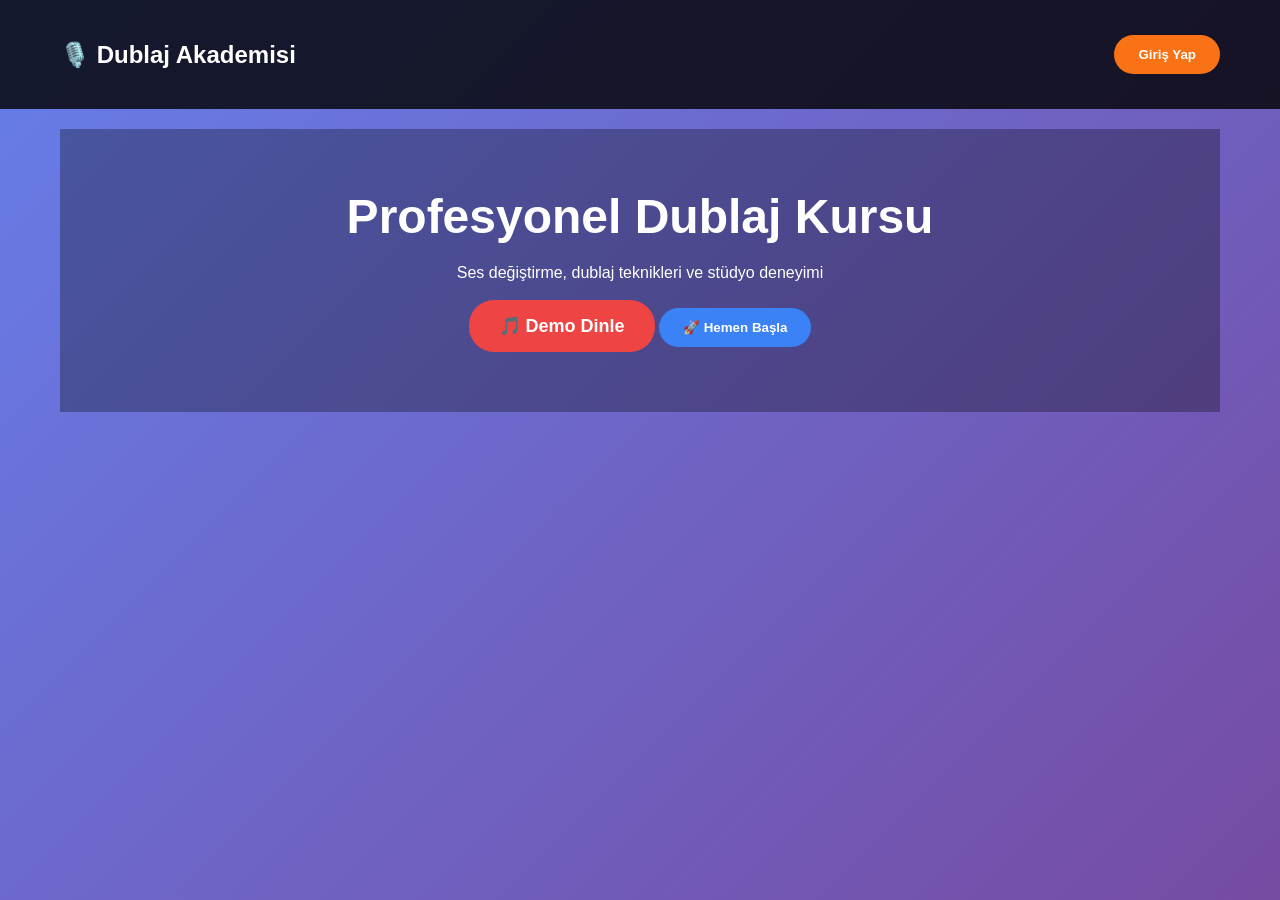
<file: index.html>
<!DOCTYPE html>
<html lang="tr">
<head>
    <meta charset="UTF-8">
    <meta name="viewport" content="width=device-width, initial-scale=1.0">
    <title>Dublaj Akademisi</title>
    <style>
        * { margin: 0; padding: 0; box-sizing: border-box; }
        body { 
            font-family: Arial, sans-serif; 
            background: linear-gradient(135deg, #667eea, #764ba2);
            color: white;
            min-height: 100vh;
        }
        .container { max-width: 1200px; margin: 0 auto; padding: 20px; }
        
        /* Header */
        header { 
            background: rgba(0,0,0,0.8); 
            padding: 15px 0; 
            position: sticky; 
            top: 0; 
            z-index: 100;
        }
        nav { display: flex; justify-content: space-between; align-items: center; }
        .logo { font-size: 24px; font-weight: bold; }
        .buttons { display: flex; gap: 10px; }
        button { 
            padding: 12px 24px; 
            border: none; 
            border-radius: 25px; 
            cursor: pointer; 
            font-weight: bold;
            transition: all 0.3s;
        }
        .login-btn { background: #f97316; color: white; }
        .login-btn:hover { transform: scale(1.05); }
        .user-info { background: #10b981; color: white; display: flex; gap: 10px; align-items: center; }
        
        /* Modal */
        .modal { 
            display: none; 
            position: fixed; 
            top: 0; 
            left: 0; 
            width: 100%; 
            height: 100%; 
            background: rgba(0,0,0,0.8); 
            z-index: 1000;
        }
        .modal-content { 
            background: white; 
            color: #333; 
            margin: 100px auto; 
            padding: 30px; 
            width: 90%; 
            max-width: 400px; 
            border-radius: 15px;
            position: relative;
        }
        .close { position: absolute; right: 15px; top: 15px; font-size: 24px; cursor: pointer; }
        .form-group { margin-bottom: 15px; }
        input { width: 100%; padding: 12px; border: 1px solid #ddd; border-radius: 8px; font-size: 16px; }
        .switch-form { text-align: center; margin-top: 20px; }
        
        /* Sections */
        section { padding: 60px 0; text-align: center; }
        h1 { font-size: 3em; margin-bottom: 20px; }
        h2 { font-size: 2.5em; margin-bottom: 30px; }
        .hero { background: rgba(0,0,0,0.3); }
        .btn-primary { background: #ef4444; color: white; font-size: 18px; padding: 15px 30px; }
        .btn-primary:hover { background: #dc2626; transform: scale(1.05); }
        .btn-secondary { background: #3b82f6; color: white; }
        
        /* Studio */
        .studio { background: #1f2937; }
        .controls { display: flex; flex-wrap: wrap; gap: 20px; justify-content: center; margin-bottom: 30px; }
        .slider-group { text-align: left; }
        .slider { width: 200px; }
        .preset-grid { display: grid; grid-template-columns: repeat(4, 1fr); gap: 10px; }
        .preset-btn { background: #6b7280; color: white; padding: 10px; border-radius: 8px; }
        .preset-btn.active { background: #f59e0b; }
        .record-section { background: #111827; padding: 30px; border-radius: 15px; margin-top: 30px; }
        #waveform { height: 100px; background: #374151; border-radius: 10px; margin: 20px 0; }
        
        /* Chat */
        .chat-container { max-width: 800px; margin: 0 auto; background: rgba(255,255,255,0.1); padding: 30px; border-radius: 15px; }
        .messages { height: 300px; overflow-y: auto; background: rgba(0,0,0,0.3); padding: 20px; border-radius: 10px; margin-bottom: 20px; }
        .message { margin-bottom: 15px; padding: 10px; background: rgba(255,255,255,0.2); border-radius: 10px; }
        .chat-input { display: flex; gap: 10px; }
        .chat-input input { flex: 1; padding: 12px; border-radius: 25px; border: none; }
        
        /* Responsive */
        @media (max-width: 768px) {
            nav { flex-direction: column; gap: 15px; }
            h1 { font-size: 2em; }
            .controls { flex-direction: column; align-items: center; }
        }
    </style>
</head>
<body>
    <header>
        <nav class="container">
            <div class="logo">🎙️ Dublaj Akademisi</div>
            <div class="buttons">
                <button id="loginBtn" class="login-btn">Giriş Yap</button>
                <div id="userInfo" class="user-info" style="display:none;">
                    <span id="userName"></span>
                    <button id="logoutBtn">Çıkış</button>
                </div>
            </div>
        </nav>
    </header>

    <div class="container">
        <!-- Hero -->
        <section class="hero">
            <h1>Profesyonel Dublaj Kursu</h1>
            <p>Ses değiştirme, dublaj teknikleri ve stüdyo deneyimi</p>
            <br>
            <button id="demoBtn" class="btn-primary">🎵 Demo Dinle</button>
            <button id="startBtn" class="btn-secondary">🚀 Hemen Başla</button>
        </section>

        <!-- Login Modal -->
        <div id="modal" class="modal">
            <div class="modal-content">
                <span class="close">&times;</span>
                <form id="authForm">
                    <h2 id="modalTitle">Giriş Yap</h2>
                    <div class="form-group">
                        <input type="text" id="username" placeholder="Kullanıcı adı" required>
                    </div>
                    <div class="form-group">
                        <input type="password" id="password" placeholder="Şifre" required>
                    </div>
                    <button type="submit" class="login-btn" style="width:100%; margin-top:10px;">Giriş Yap</button>
                    <div class="switch-form">
                        <a href="#" id="toggleForm">Kayıt Ol</a>
                    </div>
                </form>
            </div>
        </div>

        <!-- Studio -->
        <section id="studio" class="studio" style="display:none;">
            <h2>🎤 Dublaj Stüdyosu</h2>
            <div class="controls">
                <div class="slider-group">
                    <label>Pitch: <span id="pitchVal">0</span></label><br>
                    <input type="range" class="slider" id="pitch" min="-50" max="50" value="0">
                </div>
                <div class="slider-group">
                    <label>Ses Efekti: <span id="effectVal">0</span></label><br>
                    <input type="range" class="slider" id="effect" min="0" max="100" value="0">
                </div>
            </div>
            <div class="preset-grid">
                <button class="preset-btn active" data-pitch="0" data-effect="0">Normal</button>
                <button class="preset-btn" data-pitch="25" data-effect="30">Kadın</button>
                <button class="preset-btn" data-pitch="-40" data-effect="50">Çocuk</button>
                <button class="preset-btn" data-pitch="15" data-effect="70">Yaşlı</button>
            </div>
            <div class="record-section">
                <button id="recordBtn" class="btn-primary">🎙️ Kaydı Başlat</button>
                <button id="stopBtn" style="display:none;">⏹️ Durdur</button>
                <button id="playBtn" style="display:none;">▶️ Dinle</button>
                <div id="status">Hazır</div>
                <canvas id="waveform" width="800" height="100"></canvas>
            </div>
        </section>

        <!-- Chat -->
        <section id="chat" style="display:none;">
            <h2>💬 Canlı Ders</h2>
            <div class="chat-container">
                <div id="messages" class="messages"></div>
                <div class="chat-input">
                    <input type="text" id="chatInput" placeholder="Ders sorusu sor...">
                    <button id="sendBtn">Gönder</button>
                </div>
            </div>
        </section>
    </div>

    <script>
        // GLOBAL DEĞİŞKENLER
        let currentUser = localStorage.getItem('dublajUser');
        let isRecording = false;
        let mediaRecorder, chunks = [], audioBlob;
        let canvas = document.getElementById('waveform');
        let ctx = canvas.getContext('2d');

        // DOM ELEMANLARI
        const loginBtn = document.getElementById('loginBtn');
        const modal = document.getElementById('modal');
        const authForm = document.getElementById('authForm');
        const toggleForm = document.getElementById('toggleForm');
        const userInfo = document.getElementById('userInfo');
        const userName = document.getElementById('userName');
        const logoutBtn = document.getElementById('logoutBtn');
        const demoBtn = document.getElementById('demoBtn');
        const startBtn = document.getElementById('startBtn');
        const studio = document.getElementById('studio');
        const chat = document.getElementById('chat');
        const recordBtn = document.getElementById('recordBtn');
        const stopBtn = document.getElementById('stopBtn');
        const playBtn = document.getElementById('playBtn');
        const status = document.getElementById('status');
        const pitch = document.getElementById('pitch');
        const effect = document.getElementById('effect');
        const pitchVal = document.getElementById('pitchVal');
        const effectVal = document.getElementById('effectVal');
        const messages = document.getElementById('messages');
        const chatInput = document.getElementById('chatInput');
        const sendBtn = document.getElementById('sendBtn');

        // OLAY DİNLEYİCİLERİ - HER ŞEY BURADA!
        loginBtn.onclick = () => modal.style.display = 'block';
        document.querySelector('.close').onclick = () => modal.style.display = 'none';
        demoBtn.onclick = () => {
            alert('🎵 Demo sesi oynatılıyor...\n\n(Ses değiştirme efekti aktif!)');
            playDemoSound();
        };
        startBtn.onclick = () => {
            if (!currentUser) {
                alert('🚀 Başlamak için giriş yap!');
                modal.style.display = 'block';
            } else {
                studio.style.display = 'block';
                studio.scrollIntoView();
            }
        };

        authForm.onsubmit = (e) => {
            e.preventDefault();
            const user = document.getElementById('username').value;
            const pass = document.getElementById('password').value;
            
            if (document.getElementById('modalTitle').textContent === 'Kayıt Ol') {
                localStorage.setItem('dublajUser', user);
                alert('✅ Kayıt başarılı!');
            } else {
                localStorage.setItem('dublajUser', user);
                alert('🎉 Giriş başarılı ' + user + '!');
            }
            currentUser = user;
            updateUI();
            modal.style.display = 'none';
            document.getElementById('username').value = '';
            document.getElementById('password').value = '';
        };

        toggleForm.onclick = (e) => {
            e.preventDefault();
            const title = document.getElementById('modalTitle');
            if (title.textContent === 'Giriş Yap') {
                title.textContent = 'Kayıt Ol';
                toggleForm.textContent = 'Giriş Yap';
            } else {
                title.textContent = 'Giriş Yap';
                toggleForm.textContent = 'Kayıt Ol';
            }
        };

        logoutBtn.onclick = () => {
            localStorage.removeItem('dublajUser');
            currentUser = null;
            updateUI();
            studio.style.display = 'none';
            chat.style.display = 'none';
        };

        recordBtn.onclick = startRecord;
        stopBtn.onclick = stopRecord;
        playBtn.onclick = playRecord;
        sendBtn.onclick = sendMessage;
        chatInput.onkeypress = (e) => e.key === 'Enter' && sendMessage();

        // PRESET BUTONLARI
        document.querySelectorAll('.preset-btn').forEach(btn => {
            btn.onclick = () => {
                document.querySelectorAll('.preset-btn').forEach(b => b.classList.remove('active'));
                btn.classList.add('active');
                pitch.value = btn.dataset.pitch;
                effect.value = btn.dataset.effect;
                pitchVal.textContent = btn.dataset.pitch;
                effectVal.textContent = btn.dataset.effect;
            };
        });

        // SLIDERLAR
        pitch.oninput = () => pitchVal.textContent = pitch.value;
        effect.oninput = () => effectVal.textContent = effect.value;

        // FONKSİYONLAR
        function updateUI() {
            if (currentUser) {
                loginBtn.style.display = 'none';
                userInfo.style.display = 'flex';
                userName.textContent = currentUser;
            } else {
                loginBtn.style.display = 'inline-block';
                userInfo.style.display = 'none';
            }
        }

        async function startRecord() {
            try {
                const stream = await navigator.mediaDevices.getUserMedia({ audio: true });
                mediaRecorder = new MediaRecorder(stream);
                chunks = [];

                mediaRecorder.ondataavailable = e => chunks.push(e.data);
                mediaRecorder.onstop = () => {
                    audioBlob = new Blob(chunks, { type: 'audio/webm' });
                    playBtn.style.display = 'inline-block';
                    status.textContent = '✅ Kayıt tamam! Dinle';
                    status.style.color = '#10b981';
                    animateWaveform();
                };

                mediaRecorder.start();
                isRecording = true;
                recordBtn.style.display = 'none';
                stopBtn.style.display = 'inline-block';
                status.textContent = '🔴 Kaydediyor...';
                status.style.color = '#ef4444';
            } catch (err) {
                alert('❌ Mikrofon izni gerekli!');
            }
        }

        function stopRecord() {
            if (mediaRecorder && isRecording) {
                mediaRecorder.stop();
                isRecording = false;
                recordBtn.style.display = 'inline-block';
                stopBtn.style.display = 'none';
            }
        }

        function playRecord() {
            if (audioBlob) {
                const audio = new Audio(URL.createObjectURL(audioBlob));
                audio.play();
                status.textContent = '▶️ Çalıyor...';
            }
        }

        function playDemoSound() {
            // Demo ses efekti
            const audioContext = new (window.AudioContext || window.webkitAudioContext)();
            const oscillator = audioContext.createOscillator();
            const gainNode = audioContext.createGain();
            
            oscillator.connect(gainNode);
            gainNode.connect(audioContext.destination);
            
            oscillator.frequency.setValueAtTime(440, audioContext.currentTime);
            oscillator.frequency.linearRampToValueAtTime(880, audioContext.currentTime + 0.5);
            
            gainNode.gain.setValueAtTime(0.3, audioContext.currentTime);
            gainNode.gain.exponentialRampToValueAtTime(0.01, audioContext.currentTime + 1);
            
            oscillator.start(audioContext.currentTime);
            oscillator.stop(audioContext.currentTime + 1);
        }

        function animateWaveform() {
            const bars = 50;
            const barWidth = canvas.width / bars;
            
            function animate() {
                ctx.clearRect(0, 0, canvas.width, canvas.height);
                for (let i = 0; i < bars; i++) {
                    const height = Math.random() * 80 + 20;
                    ctx.fillStyle = `hsl(${i * 7}, 70%, 50%)`;
                    ctx.fillRect(i * barWidth, canvas.height - height, barWidth - 2, height);
                }
                requestAnimationFrame(animate);
            }
            animate();
        }

        function sendMessage() {
            const msg = chatInput.value.trim();
            if (!msg) return;
            
            const div = document.createElement('div');
            div.className = 'message';
            div.innerHTML = `<strong>Sen:</strong> ${msg}`;
            messages.appendChild(div);
            messages.scrollTop = messages.scrollHeight;
            chatInput.value = '';
            
            setTimeout(() => {
                const reply = document.createElement('div');
                reply.className = 'message';
                reply.innerHTML = '<strong>🎤 Hocam:</strong> Harika ses! Nefes kontrolün mükemmel.';
                messages.appendChild(reply);
                messages.scrollTop = messages.scrollHeight;
            }, 1000);
        }

        // BAŞLANGIÇ
        updateUI();
        console.log('✅ DÜBLÂJ AKADEMİSİ HAZIR! Tüm butonlar çalışıyor.');
        console.log('Test: Demo Dinle →
</file>
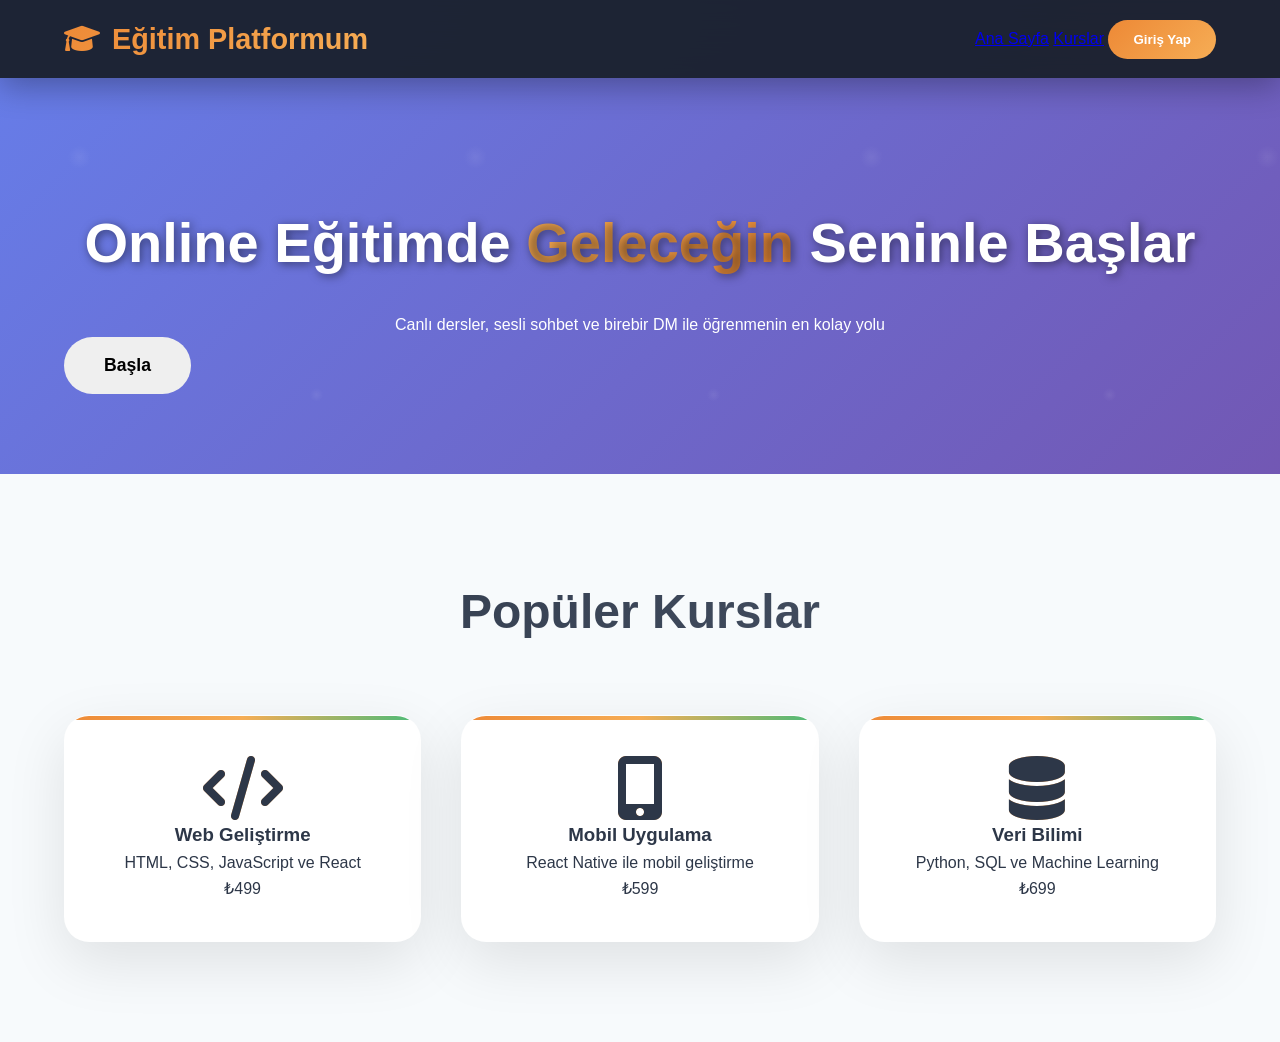
<file: index (2).html>
<!DOCTYPE html>
<html lang="tr">
<head>
    <meta charset="UTF-8">
    <meta name="viewport" content="width=device-width, initial-scale=1.0">
    <title>Eğitim Platformum - Online Kurslar</title>
    <link rel="stylesheet" href="style.css">
    <link href="https://cdnjs.cloudflare.com/ajax/libs/font-awesome/6.0.0/css/all.min.css" rel="stylesheet">
</head>
<body>
    <!-- Login/Register Modal -->
    <div id="authModal" class="modal">
        <div class="modal-content">
            <span class="close">&times;</span>
            <div id="loginForm">
                <h2><i class="fas fa-sign-in-alt"></i> Giriş Yap</h2>
                <form id="loginFormElement">
                    <input type="email" id="loginEmail" placeholder="E-posta" required>
                    <input type="password" id="loginPassword" placeholder="Şifre" required>
                    <button type="submit">Giriş Yap</button>
                </form>
                <p>Hesabın yok mu? <a href="#" id="showRegister">Kayıt Ol</a></p>
            </div>
            <div id="registerForm" style="display: none;">
                <h2><i class="fas fa-user-plus"></i> Kayıt Ol</h2>
                <form id="registerFormElement">
                    <input type="text" id="regName" placeholder="Ad Soyad" required>
                    <input type="email" id="regEmail" placeholder="E-posta" required>
                    <input type="password" id="regPassword" placeholder="Şifre" required>
                    <button type="submit">Kayıt Ol</button>
                </form>
                <p>Hesabın var mı? <a href="#" id="showLogin">Giriş Yap</a></p>
            </div>
        </div>
    </div>

    <!-- Header -->
    <header>
        <nav class="navbar">
            <div class="nav-brand">
                <i class="fas fa-graduation-cap"></i>
                <span>Eğitim Platformum</span>
            </div>
            <div class="nav-links">
                <a href="#home">Ana Sayfa</a>
                <a href="#courses">Kurslar</a>
                <a href="#chat" id="chatLink" style="display: none;">Canlı Sohbet</a>
                <a href="#dm" id="dmLink" style="display: none;">DM</a>
                <button id="loginBtn" class="login-btn">Giriş Yap</button>
                <div id="userProfile" class="user-profile" style="display: none;">
                    <span id="userName"></span>
                    <button id="logoutBtn">Çıkış</button>
                </div>
            </div>
        </nav>
    </header>

    <!-- Main Content -->
    <main>
        <!-- Hero Section -->
        <section id="home" class="hero">
            <div class="hero-content">
                <h1>Online Eğitimde <span class="highlight">Geleceğin</span> Seninle Başlar</h1>
                <p>Canlı dersler, sesli sohbet ve birebir DM ile öğrenmenin en kolay yolu</p>
                <button class="cta-btn" id="getStartedBtn">Başla</button>
            </div>
        </section>

        <!-- Courses Section -->
        <section id="courses" class="courses">
            <h2>Popüler Kurslar</h2>
            <div class="course-grid">
                <div class="course-card">
                    <i class="fas fa-code"></i>
                    <h3>Web Geliştirme</h3>
                    <p>HTML, CSS, JavaScript ve React</p>
                    <span class="price">₺499</span>
                </div>
                <div class="course-card">
                    <i class="fas fa-mobile-alt"></i>
                    <h3>Mobil Uygulama</h3>
                    <p>React Native ile mobil geliştirme</p>
                    <span class="price">₺599</span>
                </div>
                <div class="course-card">
                    <i class="fas fa-database"></i>
                    <h3>Veri Bilimi</h3>
                    <p>Python, SQL ve Machine Learning</p>
                    <span class="price">₺699</span>
                </div>
            </div>
        </section>

        <!-- Voice Chat Section -->
        <section id="chat" class="chat-section" style="display: none;">
            <h2><i class="fas fa-microphone"></i> Canlı Sesli Sohbet</h2>
            <div class="voice-chat-container">
                <div class="voice-controls">
                    <button id="startVoice" class="voice-btn active">
                        <i class="fas fa-microphone"></i> Mikrofonu Aç
                    </button>
                    <button id="stopVoice" class="voice-btn" style="display: none;">
                        <i class="fas fa-stop"></i> Durdur
                    </button>
                    <div class="voice-status" id="voiceStatus">Mikrofon kapalı</div>
                </div>
                <div class="chat-messages" id="chatMessages"></div>
                <div class="chat-input">
                    <input type="text" id="chatInput" placeholder="Mesaj yaz...">
                    <button id="sendChat"><i class="fas fa-paper-plane"></i></button>
                </div>
            </div>
        </section>

        <!-- DM Section -->
        <section id="dm" class="dm-section" style="display: none;">
            <h2><i class="fas fa-envelope"></i> Özel Mesajlar</h2>
            <div class="dm-container">
                <div class="dm-contacts">
                    <h3>Kişiler</h3>
                    <div class="contact-list">
                        <div class="contact active" data-user="hocam">👨‍🏫 Hocam</div>
                        <div class="contact" data-user="admin">👨‍💼 Admin</div>
                    </div>
                </div>
                <div class="dm-chat">
                    <div class="dm-messages" id="dmMessages"></div>
                    <div class="dm-input">
                        <input type="text" id="dmInput" placeholder="Mesaj yaz...">
                        <button id="sendDM"><i class="fas fa-paper-plane"></i></button>
                    </div>
                </div>
            </div>
        </section>
    </main>

    <script src="script.js"></script>
</body>
</html>
</file>
<file: style.css>
* {
    margin: 0;
    padding: 0;
    box-sizing: border-box;
}

body {
    font-family: 'Segoe UI', Tahoma, Geneva, Verdana, sans-serif;
    line-height: 1.6;
    color: #2d3748;
    background: linear-gradient(135deg, #667eea 0%, #764ba2 100%);
    min-height: 100vh;
}

/* Modal Styles */
.modal {
    display: none;
    position: fixed;
    z-index: 1000;
    left: 0;
    top: 0;
    width: 100%;
    height: 100%;
    background-color: rgba(0,0,0,0.7);
    backdrop-filter: blur(5px);
}

.modal-content {
    background: linear-gradient(135deg, #1a202c, #2d3748);
    color: white;
    margin: 10% auto;
    padding: 2rem;
    border-radius: 20px;
    width: 90%;
    max-width: 400px;
    position: relative;
    animation: modalSlide 0.4s ease;
    box-shadow: 0 25px 50px rgba(0,0,0,0.5);
}

@keyframes modalSlide {
    from { transform: translateY(-50px); opacity: 0; }
    to { transform: translateY(0); opacity: 1; }
}

.modal input {
    padding: 15px;
    background: rgba(255,255,255,0.1);
    border: 2px solid rgba(255,255,255,0.2);
    border-radius: 12px;
    color: white;
    font-size: 16px;
}

.modal input::placeholder {
    color: rgba(255,255,255,0.7);
}

.modal input:focus {
    outline: none;
    border-color: #ed8936;
    box-shadow: 0 0 20px rgba(237,137,54,0.3);
}

/* Navbar */
.navbar {
    display: flex;
    justify-content: space-between;
    align-items: center;
    padding: 1rem 5%;
    background: rgba(26,32,44,0.95);
    backdrop-filter: blur(20px);
    box-shadow: 0 8px 32px rgba(0,0,0,0.3);
    position: sticky;
    top: 0;
    z-index: 100;
}

.nav-brand {
    display: flex;
    align-items: center;
    gap: 12px;
    font-size: 1.8rem;
    font-weight: bold;
    background: linear-gradient(135deg, #ed8936, #f6ad55);
    -webkit-background-clip: text;
    -webkit-text-fill-color: transparent;
    background-clip: text;
}

.login-btn {
    padding: 12px 25px;
    background: linear-gradient(135deg, #ed8936, #f6ad55);
    color: white;
    border: none;
    border-radius: 30px;
    cursor: pointer;
    font-weight: 600;
    transition: all 0.3s;
}

.login-btn:hover {
    transform: scale(1.05);
    box-shadow: 0 10px 25px rgba(237,137,54,0.4);
}

/* Hero */
.hero {
    padding: 120px 5% 80px;
    text-align: center;
    color: white;
    position: relative;
    overflow: hidden;
}

.hero::before {
    content: '';
    position: absolute;
    top: 0;
    left: 0;
    right: 0;
    bottom: 0;
    background: url('data:image/svg+xml,<svg xmlns="http://www.w3.org/2000/svg" viewBox="0 0 100 100"><defs><radialGradient id="a" cx="50%" cy="50%" r="50%"><stop offset="0%" stop-color="%23ffffff11"/><stop offset="100%" stop-color="%23ffffff00"/></radialGradient></defs><circle cx="20" cy="20" r="1" fill="url(%23a)"><animate attributeName="r" values="1;3;1" dur="3s" repeatCount="indefinite"/></circle><circle cx="80" cy="80" r="1" fill="url(%23a)"><animate attributeName="r" values="1;2;1" dur="3s" repeatCount="indefinite" begin="0.5s"/></circle></svg>');
    animation: float 20s infinite linear;
}

@keyframes float {
    0% { transform: translateY(0px); }
    50% { transform: translateY(-20px); }
    100% { transform: translateY(0px); }
}

.hero-content h1 {
    font-size: 3.5rem;
    margin-bottom: 1.5rem;
    text-shadow: 2px 2px 10px rgba(0,0,0,0.5);
}

.highlight {
    background: linear-gradient(135deg, #f6ad55, #ed8936);
    -webkit-background-clip: text;
    -webkit-text-fill-color: transparent;
    background-clip: text;
}

.hero-buttons {
    display: flex;
    gap: 1rem;
    justify-content: center;
    flex-wrap: wrap;
    margin-top: 2rem;
}

.cta-btn {
    padding: 18px 40px;
    font-size: 1.1rem;
    border: none;
    border-radius: 50px;
    cursor: pointer;
    font-weight: 600;
    transition: all 0.3s;
    display: flex;
    align-items: center;
    gap: 10px;
}

.cta-btn.primary {
    background: linear-gradient(135deg, #48bb78, #38a169);
    color: white;
}

.cta-btn.secondary {
    background: linear-gradient(135deg, #ed8936, #f6ad55);
    color: white;
}

.cta-btn:hover {
    transform: translateY(-5px);
    box-shadow: 0 20px 40px rgba(0,0,0,0.3);
}

.hero-image {
    margin-top: 3rem;
    color: rgba(255,255,255,0.3);
    animation: pulse 2s infinite;
}

@keyframes pulse {
    0%, 100% { transform: scale(1); }
    50% { transform: scale(1.1); }
}

/* Courses */
.courses {
    padding: 100px 5%;
    background: #f7fafc;
}

.courses h2 {
    text-align: center;
    font-size: 3rem;
    margin-bottom: 4rem;
    background: linear-gradient(135deg, #2d3748, #4a5568);
    -webkit-background-clip: text;
    -webkit-text-fill-color: transparent;
}

.course-grid {
    display: grid;
    grid-template-columns: repeat(auto-fit, minmax(350px, 1fr));
    gap: 2.5rem;
}

.course-card {
    background: white;
    padding: 2.5rem;
    border-radius: 25px;
    text-align: center;
    box-shadow: 0 20px 60px rgba(0,0,0,0.1);
    transition: all 0.4s;
    border: 1px solid rgba(255,255,255,0.2);
    position: relative;
    overflow: hidden;
}

.course-card::before {
    content: '';
    position: absolute;
    top: 0;
    left: 0;
    right: 0;
    height: 4px;
    background: linear-gradient(90deg, #ed8936, #f6ad55, #48bb78);
}

.course-card:hover {
    transform: translateY(-15px) scale(1.02);
    box-shadow: 0 30px 80px rgba(0,0,0,0.2);
}

.course-card i {
    font-size: 4rem;
    background: linear-gradient(135deg, #ed8936, #f6ad55);
    -webkit-background-clip: text;
    -webkit-text-fill-color:
</file>
